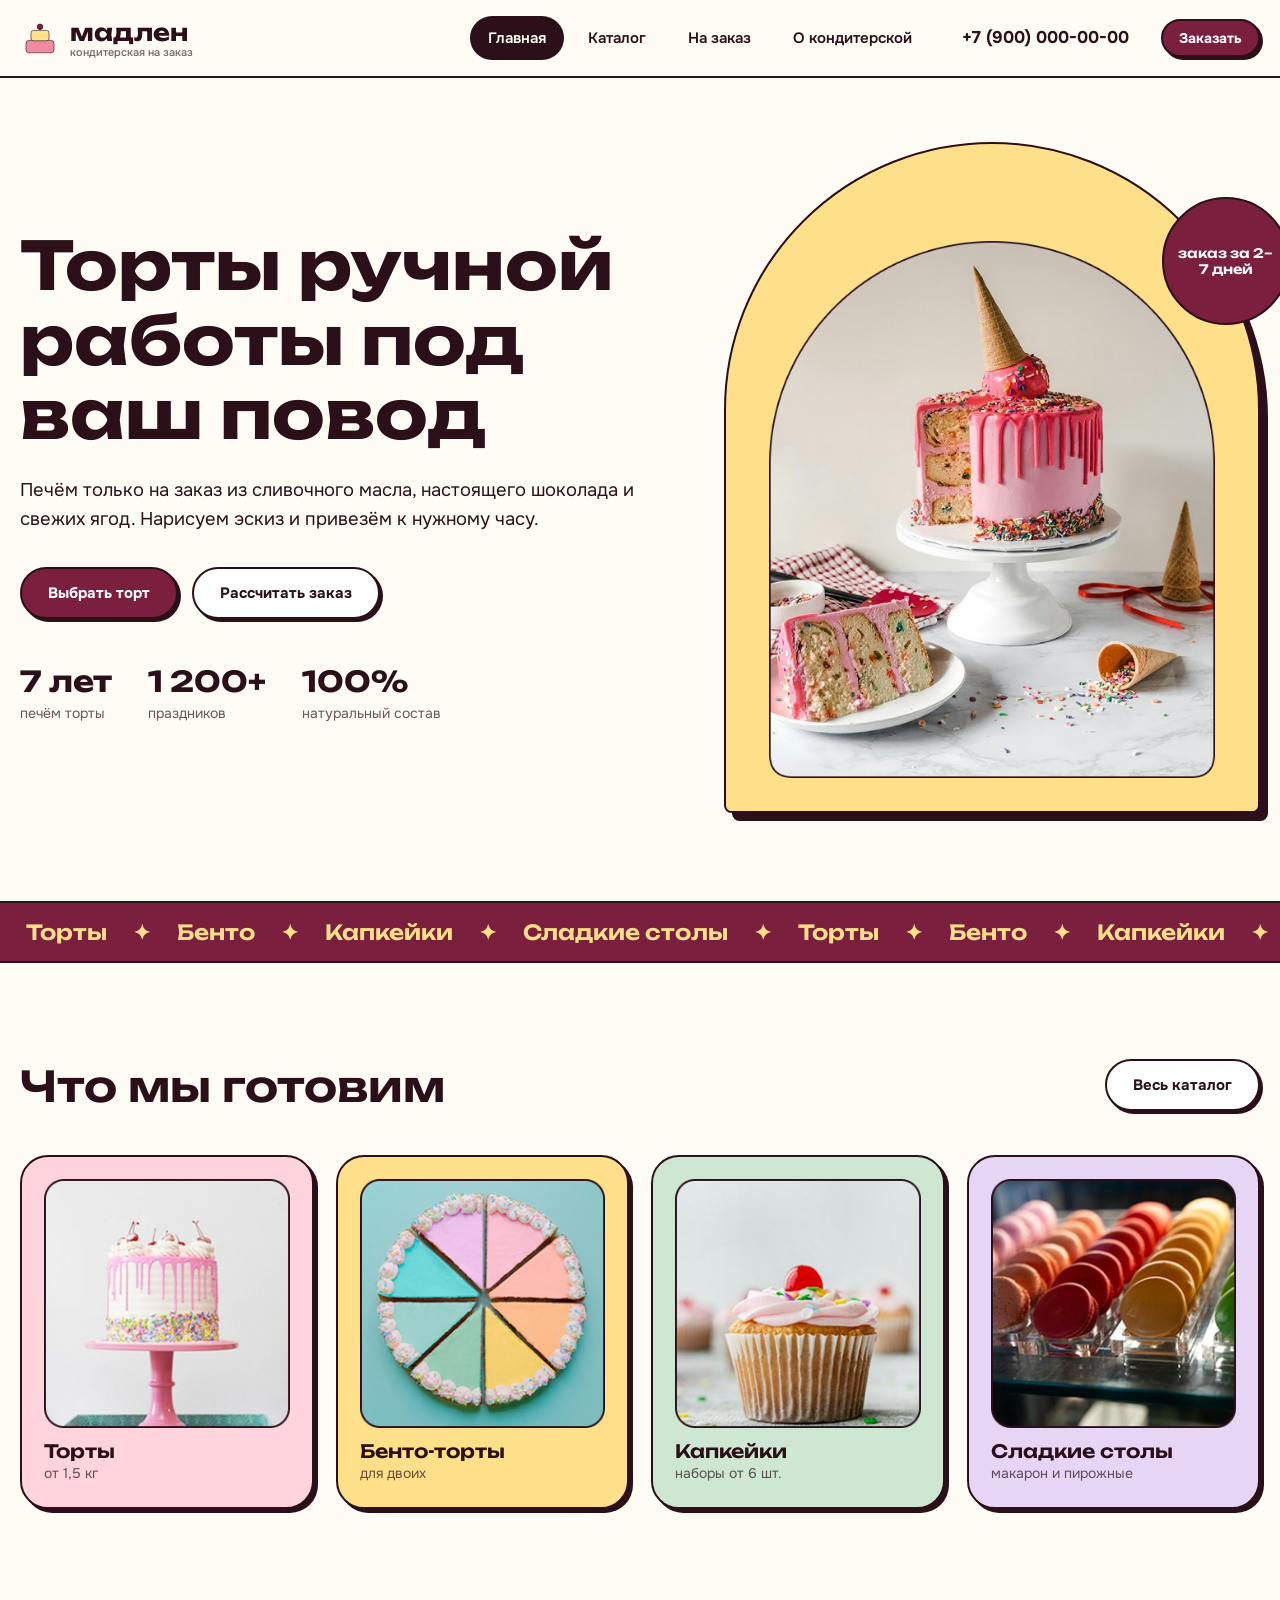
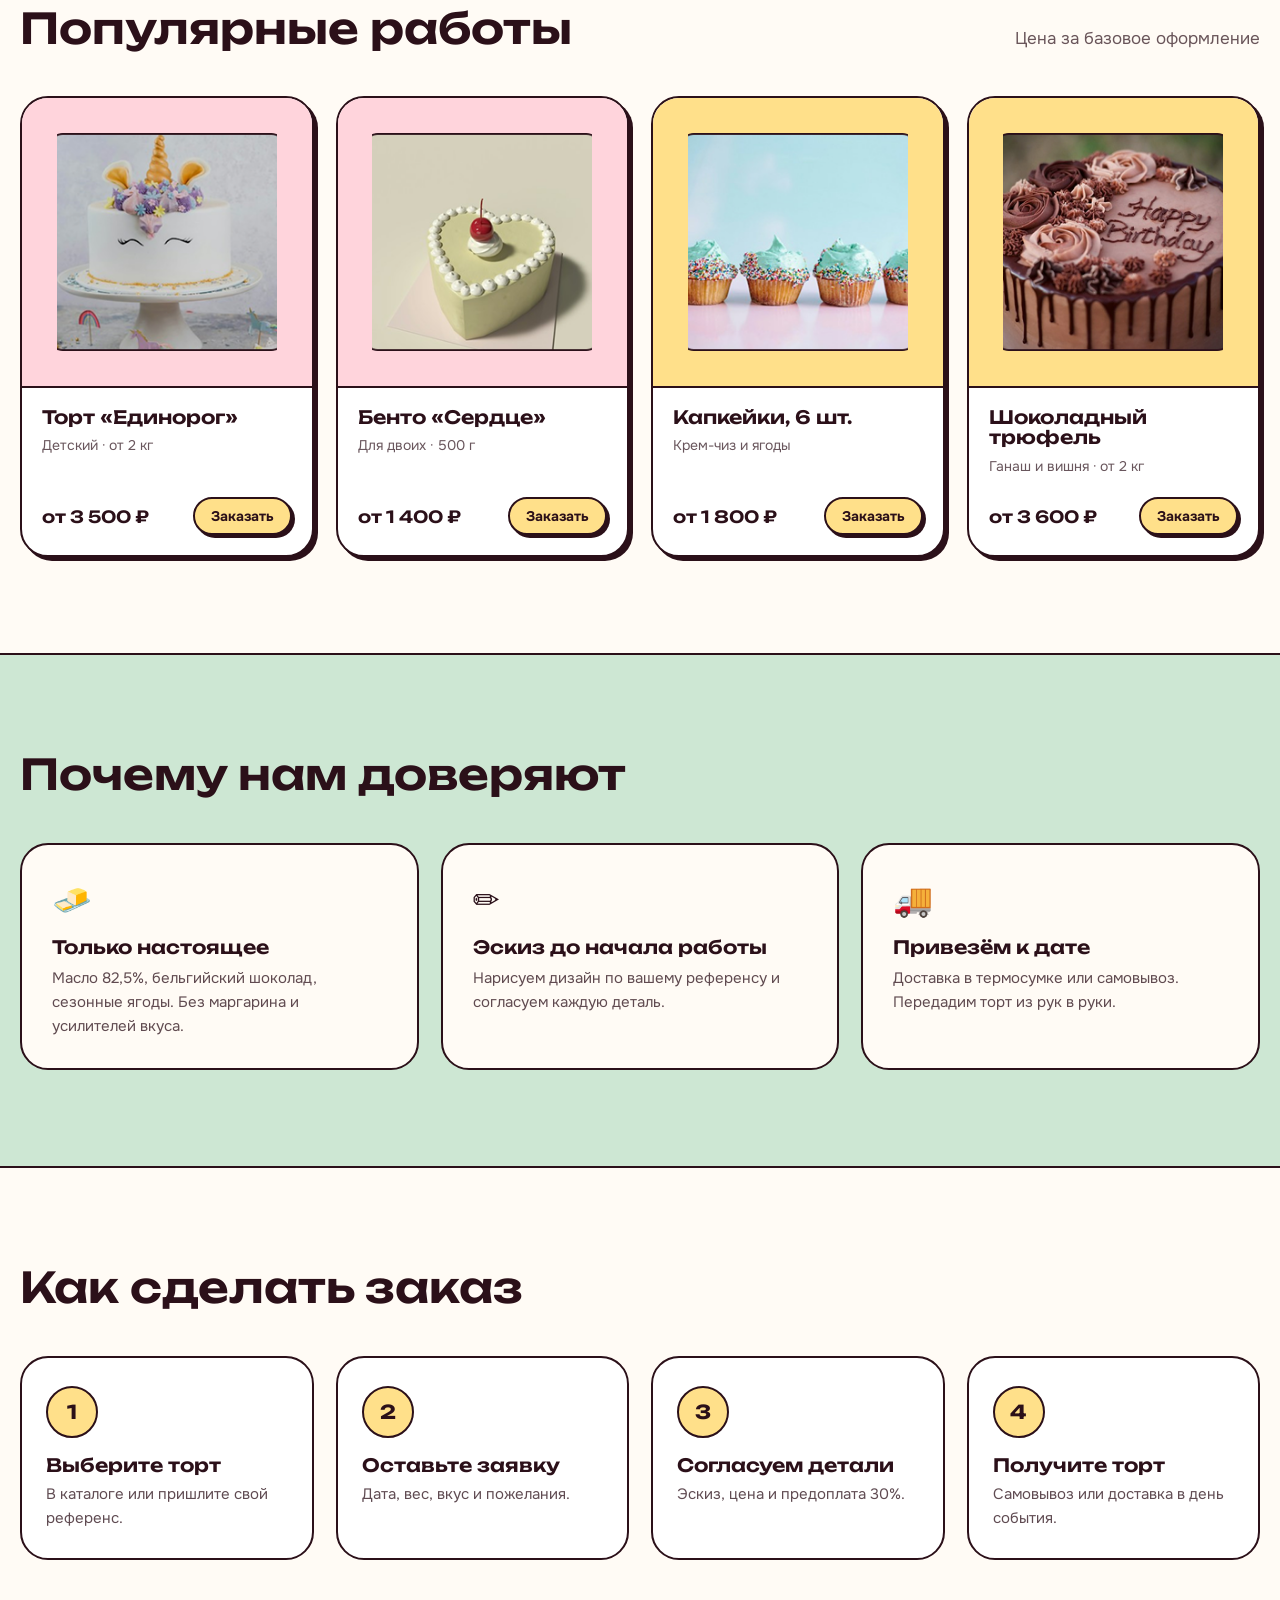
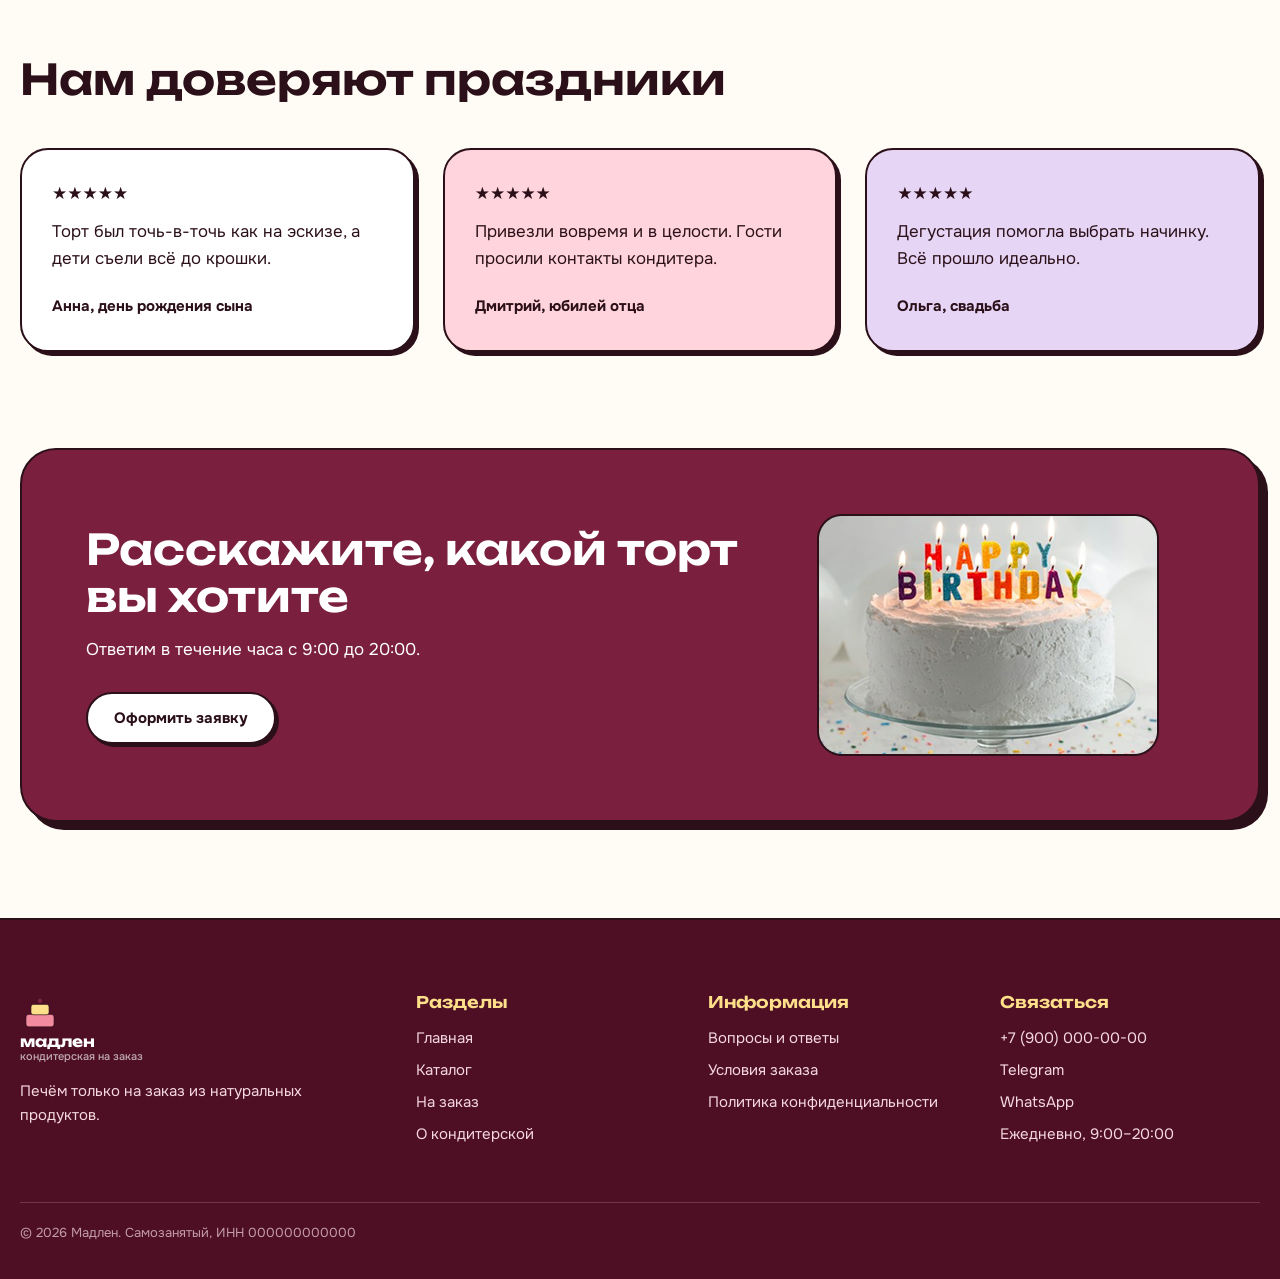
<file: index.html>
<!doctype html><html lang="ru"><head><meta charset="utf-8"><meta name="viewport" content="width=device-width,initial-scale=1"><title>Торты на заказ · Мадлен</title><link rel="preconnect" href="https://fonts.googleapis.com"><link rel="preconnect" href="https://fonts.gstatic.com" crossorigin><link href="https://fonts.googleapis.com/css2?family=Onest:wght@400;500;600;700&family=Unbounded:wght@500;600;700&display=swap" rel="stylesheet"><link rel="stylesheet" href="style.css"></head><body data-page="home"><div id="site-header"></div><main>
<section class="hero"><div class="wrap"><div><h1>Торты ручной работы под ваш повод</h1><p class="lead">Печём только на заказ из сливочного масла, настоящего шоколада и свежих ягод. Нарисуем эскиз и привезём к нужному часу.</p>
<div class="row"><a class="btn btn--berry" href="catalog.html">Выбрать торт</a><a class="btn btn--line" href="order.html">Рассчитать заказ</a></div>
<div class="facts"><div><b data-count="7" data-f=" лет">7</b><span>печём торты</span></div><div><b data-count="1200" data-f="+">1200</b><span>праздников</span></div><div><b>100%</b><span>натуральный состав</span></div></div></div>
<div class="arch"><div class="sticker">заказ за 2–7 дней</div><img src="image/photo-hero.png" alt=""></div></div></section>
<div class="marq" aria-hidden="true"><div><span>Торты</span>✦<span>Бенто</span>✦<span>Капкейки</span>✦<span>Сладкие столы</span>✦<span>Торты</span>✦<span>Бенто</span>✦<span>Капкейки</span>✦<span>Сладкие столы</span>✦<span>Торты</span>✦<span>Бенто</span>✦<span>Капкейки</span>✦<span>Сладкие столы</span>✦<span>Торты</span>✦<span>Бенто</span>✦<span>Капкейки</span>✦<span>Сладкие столы</span>✦</div></div>
<section class="sec"><div class="wrap"><div class="head"><h2>Что мы готовим</h2><a class="btn btn--line" href="catalog.html">Весь каталог</a></div>
<div class="tiles"><a class="tile" style="background:#FFD4DC" href="catalog.html?cat=kids"><img src="image/photo-cat-1.png" alt=""><h3>Торты</h3><span>от 1,5 кг</span></a><a class="tile" style="background:#FFE08A" href="catalog.html?cat=bento"><img src="image/photo-cat-2.png" alt=""><h3>Бенто-торты</h3><span>для двоих</span></a><a class="tile" style="background:#CDE7D3" href="catalog.html?cat=cup"><img src="image/photo-cat-3.png" alt=""><h3>Капкейки</h3><span>наборы от 6 шт.</span></a><a class="tile" style="background:#E6D5F5" href="catalog.html?cat=sweet"><img src="image/photo-cat-4.png" alt=""><h3>Сладкие столы</h3><span>макарон и пирожные</span></a></div></div></section>
<section class="sec" style="padding-top:0"><div class="wrap"><div class="head"><h2>Популярные работы</h2><p class="muted">Цена за базовое оформление</p></div><div class="grid four" id="popular"></div></div></section>
<section class="sec band"><div class="wrap"><h2 style="margin-bottom:44px">Почему нам доверяют</h2><div class="feat"><div><i>🧈</i><h3>Только настоящее</h3><p>Масло 82,5%, бельгийский шоколад, сезонные ягоды. Без маргарина и усилителей вкуса.</p></div><div><i>✏️</i><h3>Эскиз до начала работы</h3><p>Нарисуем дизайн по вашему референсу и согласуем каждую деталь.</p></div><div><i>🚚</i><h3>Привезём к дате</h3><p>Доставка в термосумке или самовывоз. Передадим торт из рук в руки.</p></div></div></div></section>
<section class="sec"><div class="wrap"><h2 style="margin-bottom:44px">Как сделать заказ</h2><div class="steps"><div class="step"><h3>Выберите торт</h3><p>В каталоге или пришлите свой референс.</p></div><div class="step"><h3>Оставьте заявку</h3><p>Дата, вес, вкус и пожелания.</p></div><div class="step"><h3>Согласуем детали</h3><p>Эскиз, цена и предоплата 30%.</p></div><div class="step"><h3>Получите торт</h3><p>Самовывоз или доставка в день события.</p></div></div></div></section>
<section class="sec" style="padding-top:0"><div class="wrap"><h2 style="margin-bottom:44px">Нам доверяют праздники</h2><div class="grid"><div class="rev">★★★★★<q>Торт был точь-в-точь как на эскизе, а дети съели всё до крошки.</q><b>Анна, день рождения сына</b></div><div class="rev">★★★★★<q>Привезли вовремя и в целости. Гости просили контакты кондитера.</q><b>Дмитрий, юбилей отца</b></div><div class="rev">★★★★★<q>Дегустация помогла выбрать начинку. Всё прошло идеально.</q><b>Ольга, свадьба</b></div></div></div></section>
<section><div class="wrap"><div class="cta"><div><h2>Расскажите, какой торт вы хотите</h2><p style="margin:16px 0 28px">Ответим в течение часа с 9:00 до 20:00.</p><a class="btn btn--line" href="order.html">Оформить заявку</a></div><img src="image/photo-cta.png" alt=""></div></div></section>
</main><div id="site-footer"></div>
<script src="script.js"></script></body></html>
</file>
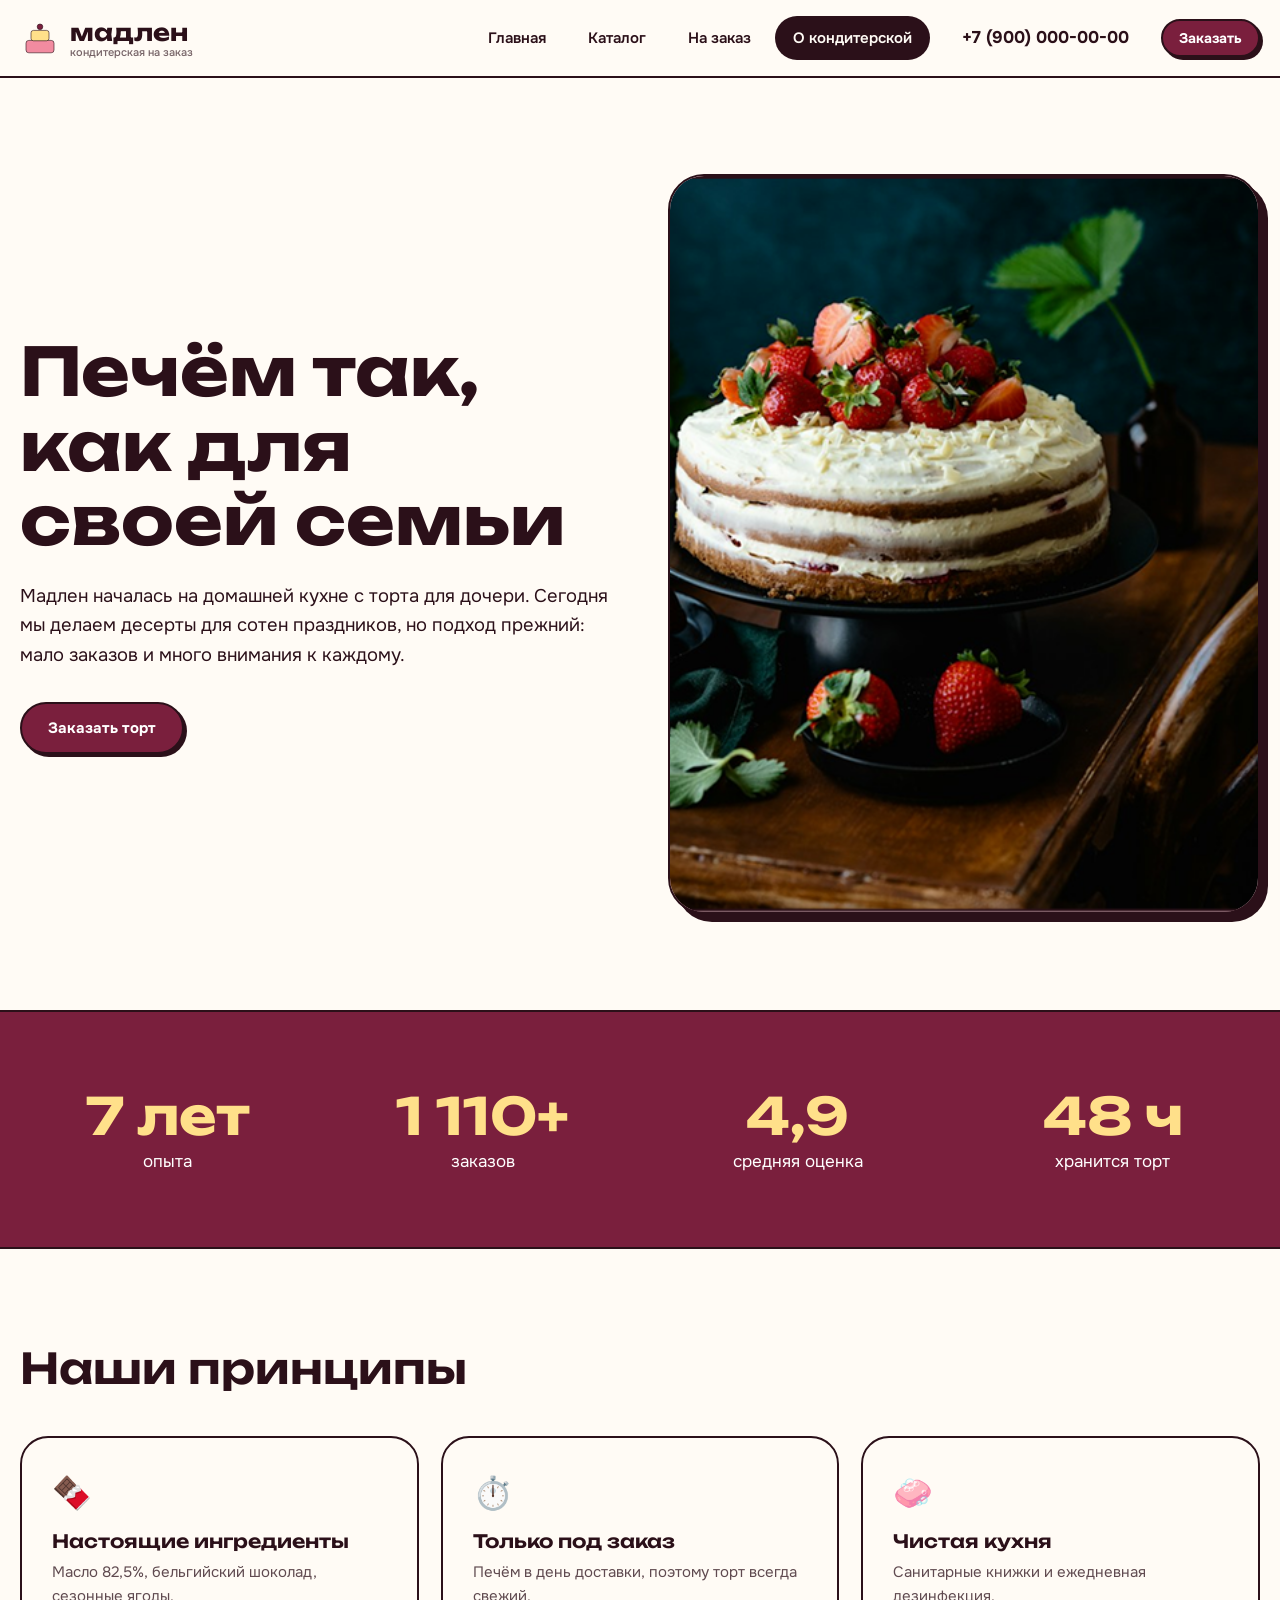
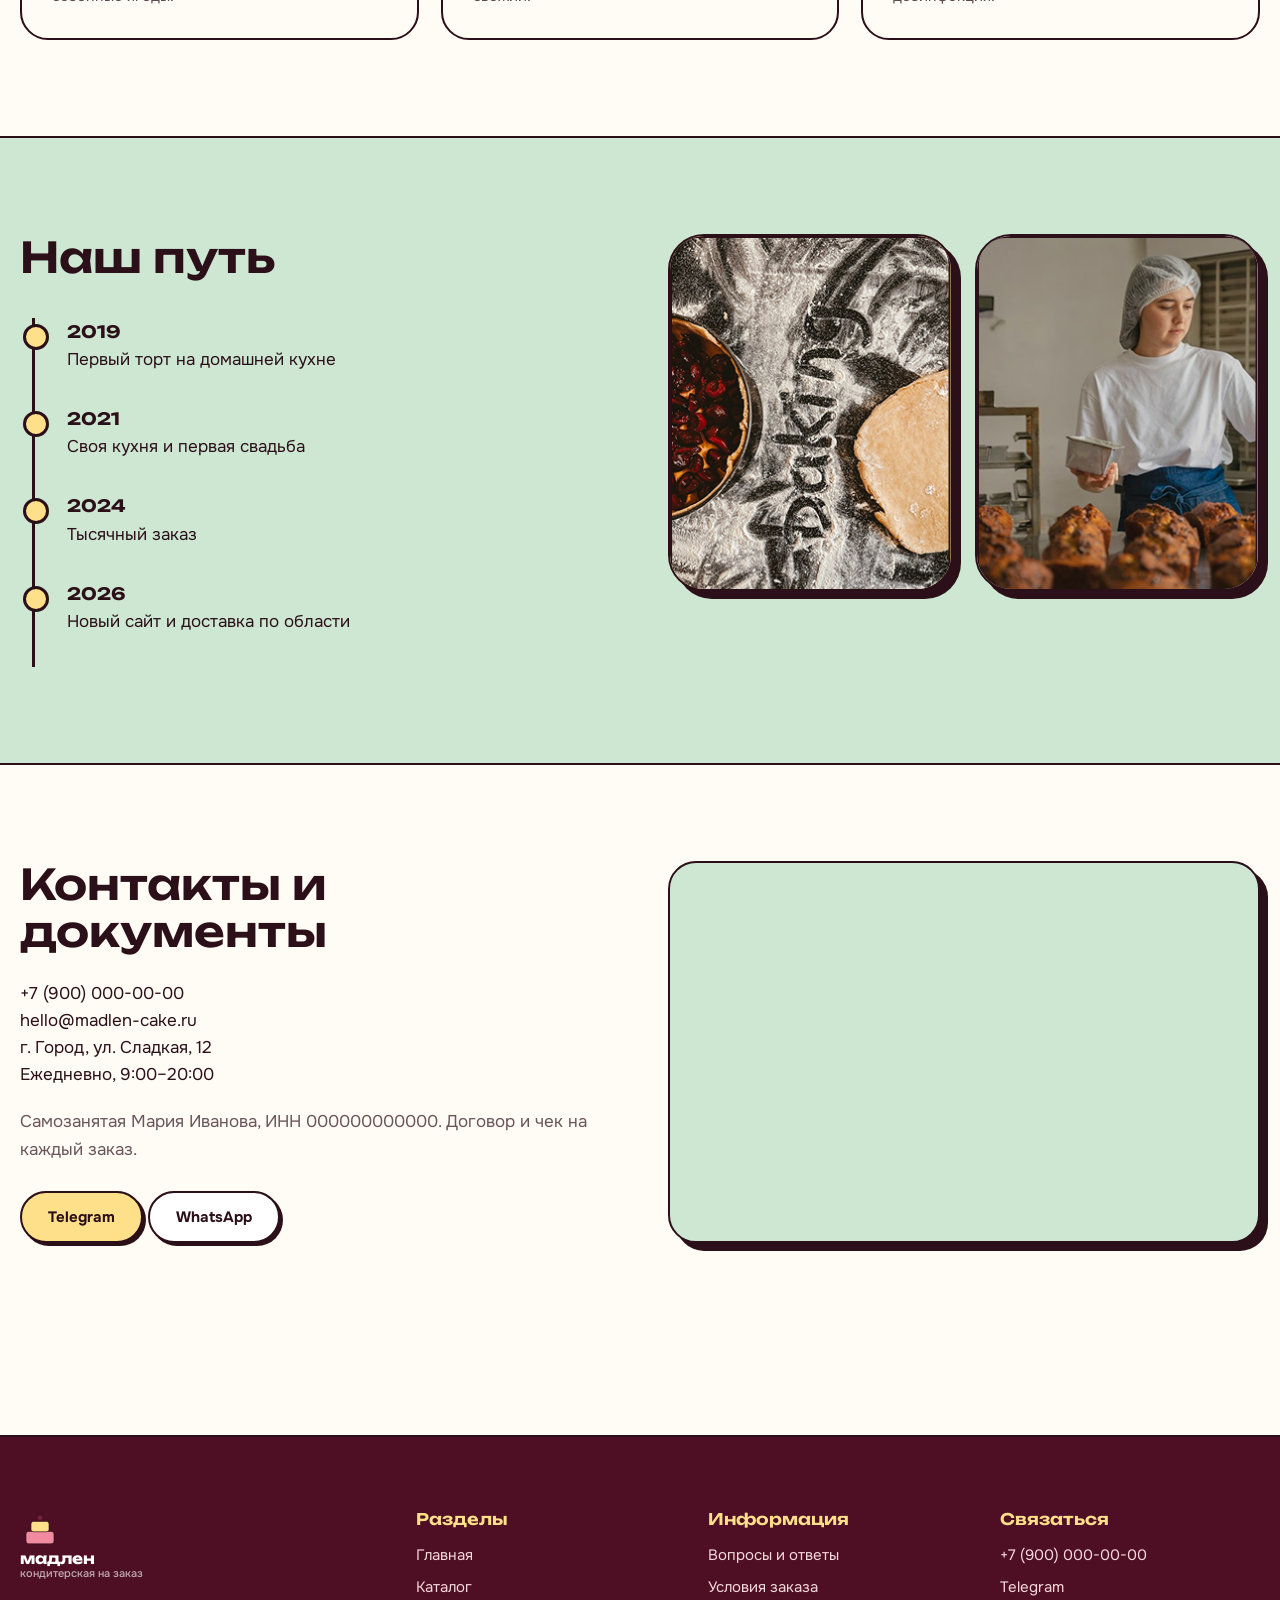
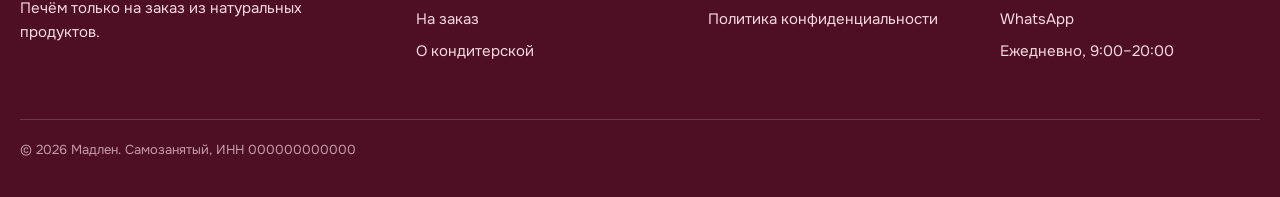
<file: about.html>
<!doctype html>
<html lang="ru">
<head>
<meta charset="utf-8">
<meta name="viewport" content="width=device-width,initial-scale=1">
<title>О кондитерской · Мадлен</title>
<link rel="preconnect" href="https://fonts.googleapis.com">
<link rel="preconnect" href="https://fonts.gstatic.com" crossorigin>
<link href="https://fonts.googleapis.com/css2?family=Onest:wght@400;500;600;700&family=Unbounded:wght@500;600;700&display=swap" rel="stylesheet">
<link rel="stylesheet" href="style.css">
</head>
<body data-page="about">
<div id="site-header"></div>
<main>

  <section class="sec">
    <div class="wrap two">
      <div>
        <h1>Печём так, как для своей семьи</h1>
        <p class="lead" style="margin:24px 0 32px">Мадлен началась на домашней кухне с торта для дочери. Сегодня мы делаем десерты для сотен праздников, но подход прежний: мало заказов и много внимания к каждому.</p>
        <a class="btn btn--berry" href="order.html">Заказать торт</a>
      </div>
      <div class="pic pic--hero">
        <img src="image/photo-about-main.png" alt="Торт ручной работы">
      </div>
    </div>
  </section>

  <section class="dark">
    <div class="wrap stats">
      <div><b data-count="7" data-f=" лет">7</b>опыта</div>
      <div><b data-count="1200" data-f="+">1200</b>заказов</div>
      <div><b>4,9</b>средняя оценка</div>
      <div><b data-count="48" data-f=" ч">48</b>хранится торт</div>
    </div>
  </section>

  <section class="sec">
    <div class="wrap">
      <h2 style="margin-bottom:44px">Наши принципы</h2>
      <div class="feat">
        <div><i>🍫</i><h3>Настоящие ингредиенты</h3><p>Масло 82,5%, бельгийский шоколад, сезонные ягоды.</p></div>
        <div><i>⏱️</i><h3>Только под заказ</h3><p>Печём в день доставки, поэтому торт всегда свежий.</p></div>
        <div><i>🧼</i><h3>Чистая кухня</h3><p>Санитарные книжки и ежедневная дезинфекция.</p></div>
      </div>
    </div>
  </section>

  <section class="sec band">
    <div class="wrap two" style="align-items:start">
      <div>
        <h2 style="margin-bottom:36px">Наш путь</h2>
        <div class="tl">
          <div><b>2019</b><p>Первый торт на домашней кухне</p></div>
          <div><b>2021</b><p>Своя кухня и первая свадьба</p></div>
          <div><b>2024</b><p>Тысячный заказ</p></div>
          <div><b>2026</b><p>Новый сайт и доставка по области</p></div>
        </div>
      </div>
      <div class="pics">
        <div class="pic" style="background:var(--butter)">
          <img src="image/photo-about-2.png" alt="Капкейки">
        </div>
        <div class="pic" style="background:var(--lilac)">
          <img src="image/photo-about-3.png" alt="Макарон">
        </div>
      </div>
    </div>
  </section>

  <section class="sec">
    <div class="wrap two" style="align-items:stretch">
      <div>
        <h2 style="margin-bottom:24px">Контакты и документы</h2>
        <p>+7 (900) 000-00-00<br>hello@madlen-cake.ru<br>г. Город, ул. Сладкая, 12<br>Ежедневно, 9:00–20:00</p>
        <p class="muted" style="margin:20px 0 28px">Самозанятая Мария Иванова, ИНН 000000000000. Договор и чек на каждый заказ.</p>
        <a class="btn" href="#">Telegram</a>
        <a class="btn btn--line" href="#">WhatsApp</a>
      </div>
      <div class="map">
        <iframe title="Карта: адрес кондитерской" src="https://yandex.ru/map-widget/v1/?ll=37.617635%2C55.755814&z=15&pt=37.617635%2C55.755814%2Cpm2rdl" loading="lazy" allowfullscreen referrerpolicy="no-referrer-when-downgrade"></iframe>
      </div>
    </div>
  </section>

</main>
<div id="site-footer"></div>
<script src="script.js"></script>
</body>
</html>
</file>
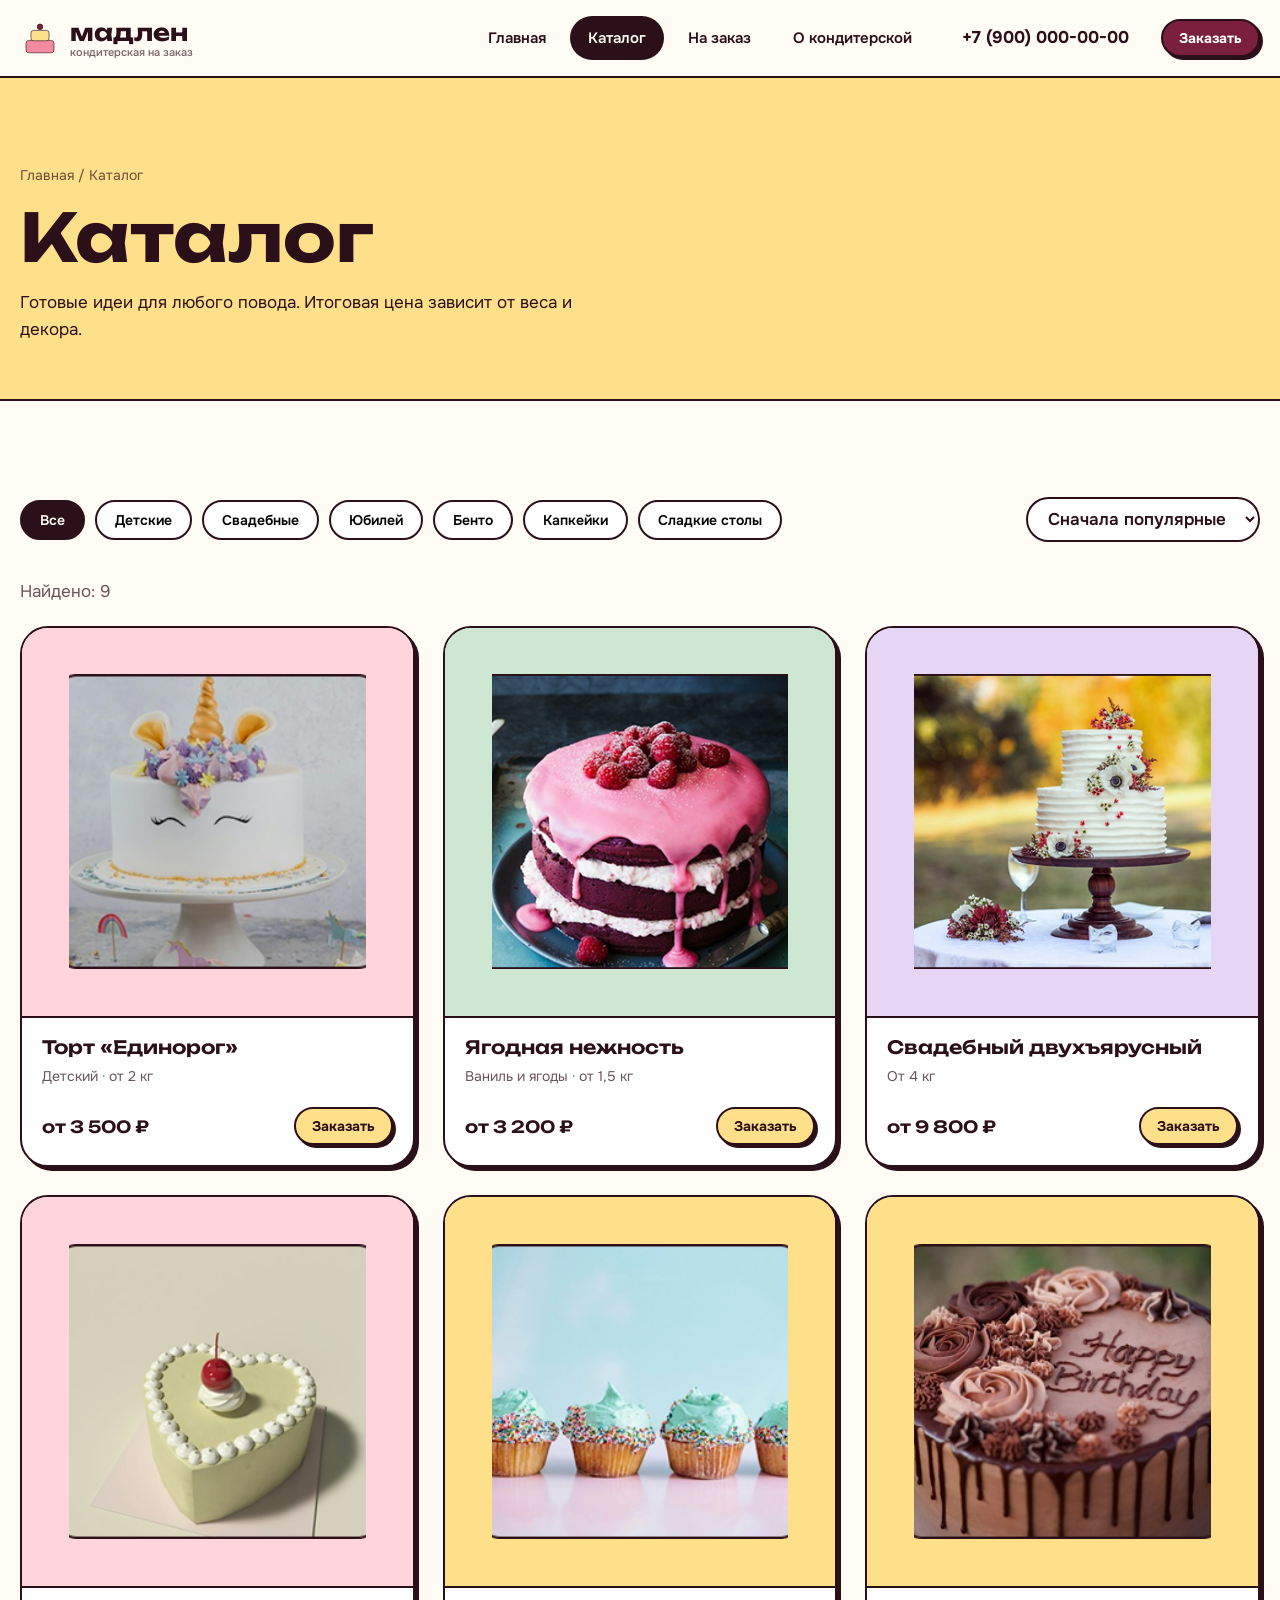
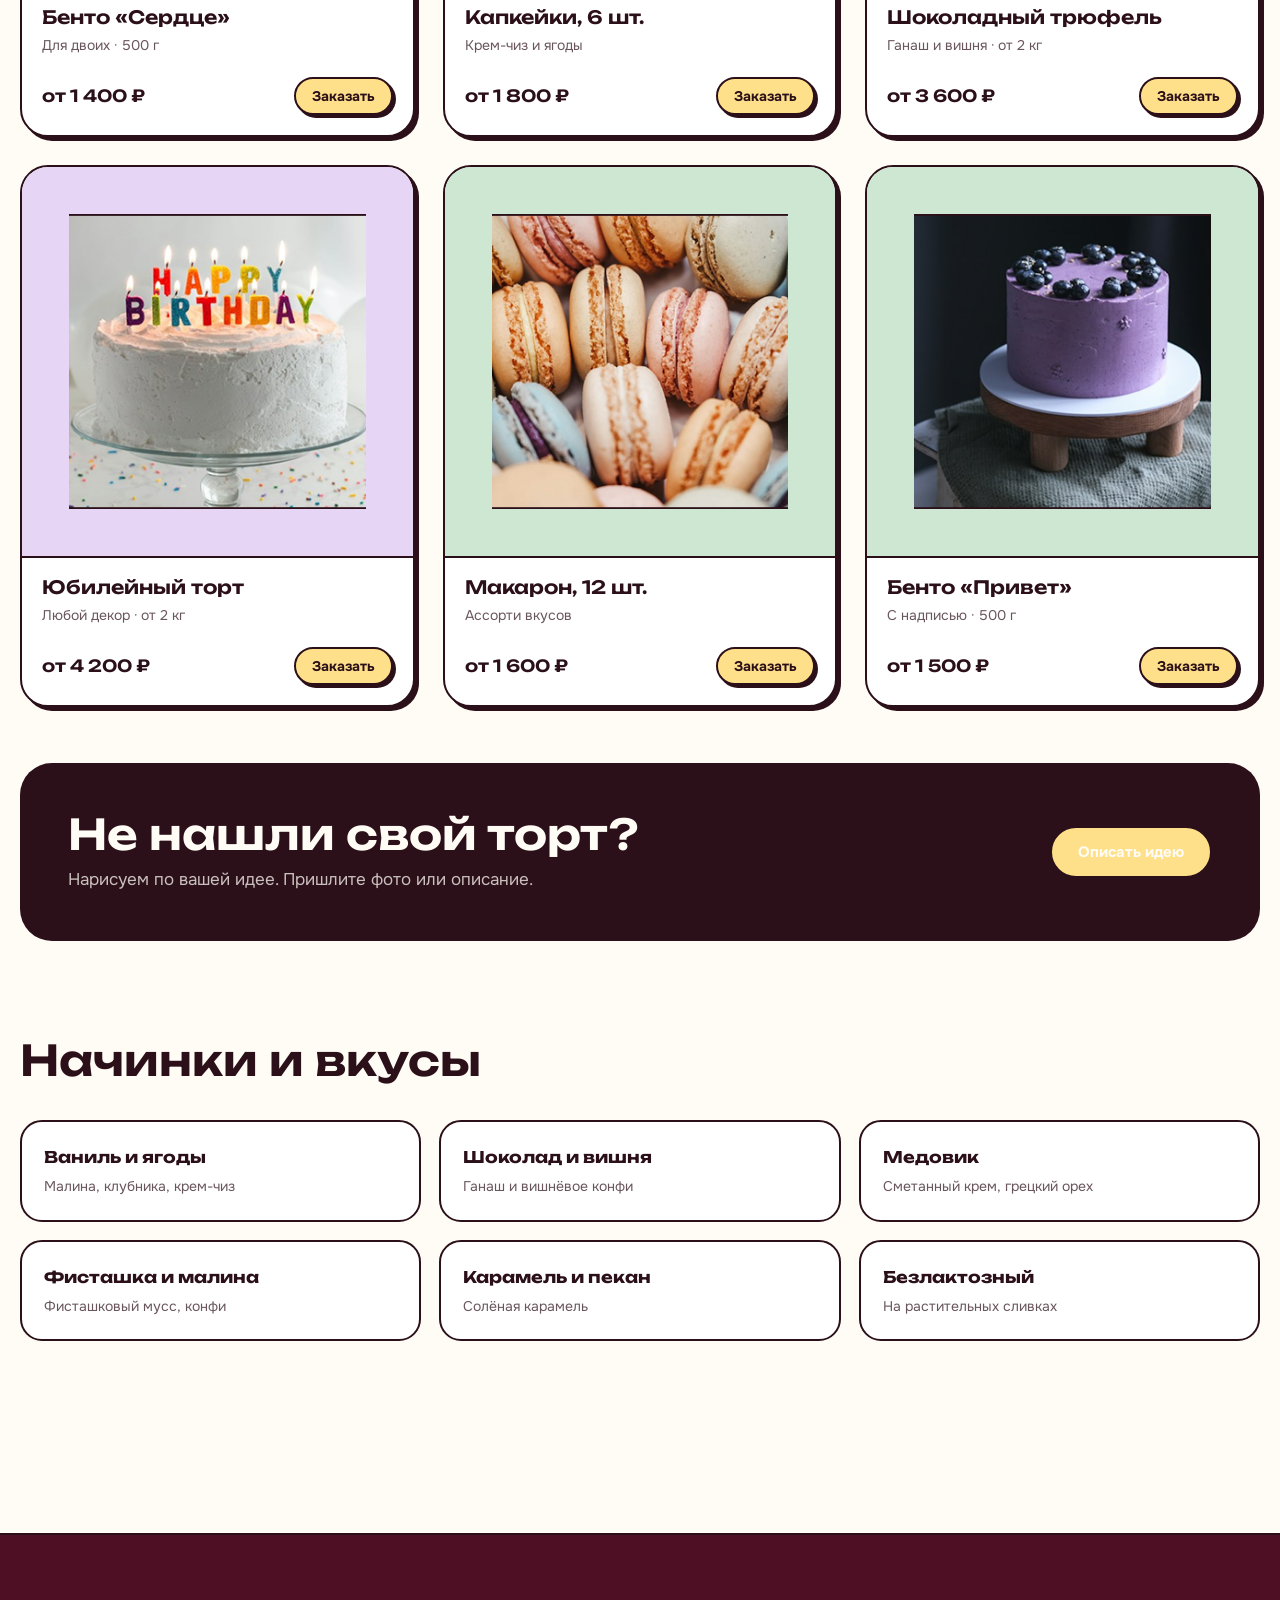
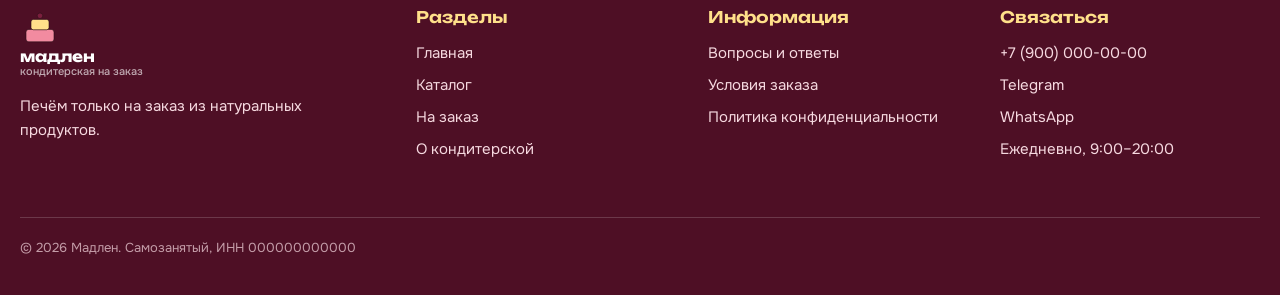
<file: catalog.html>
<!doctype html><html lang="ru"><head><meta charset="utf-8"><meta name="viewport" content="width=device-width,initial-scale=1"><title>Каталог · Мадлен</title><link rel="preconnect" href="https://fonts.googleapis.com"><link rel="preconnect" href="https://fonts.gstatic.com" crossorigin><link href="https://fonts.googleapis.com/css2?family=Onest:wght@400;500;600;700&family=Unbounded:wght@500;600;700&display=swap" rel="stylesheet"><link rel="stylesheet" href="style.css"></head><body data-page="catalog"><div id="site-header"></div><main>
<section class="ptitle"><div class="wrap"><p class="crumbs">Главная / Каталог</p><h1>Каталог</h1><p>Готовые идеи для любого повода. Итоговая цена зависит от веса и декора.</p></div></section>
<section class="sec" style="padding-bottom:0"><div class="wrap"><div class="tools"><div id="chips" style="display:contents"></div><select class="sel" id="sort" aria-label="Сортировка"><option value="">Сначала популярные</option><option value="asc">Сначала дешевле</option><option value="desc">Сначала дороже</option></select></div><p class="muted" id="count" style="margin-bottom:20px"></p><div class="grid" id="grid"></div>
<div class="idea"><div><h2>Не нашли свой торт?</h2><p style="opacity:.75;margin-top:8px">Нарисуем по вашей идее. Пришлите фото или описание.</p></div><a class="btn" href="order.html">Описать идею</a></div></div></section>
<section class="sec"><div class="wrap"><h2 style="margin-bottom:36px">Начинки и вкусы</h2><div class="fl"><div><b>Ваниль и ягоды</b><p>Малина, клубника, крем-чиз</p></div><div><b>Шоколад и вишня</b><p>Ганаш и вишнёвое конфи</p></div><div><b>Медовик</b><p>Сметанный крем, грецкий орех</p></div><div><b>Фисташка и малина</b><p>Фисташковый мусс, конфи</p></div><div><b>Карамель и пекан</b><p>Солёная карамель</p></div><div><b>Безлактозный</b><p>На растительных сливках</p></div></div></div></section>
</main><div id="site-footer"></div>
<script src="script.js"></script></body></html>
</file>
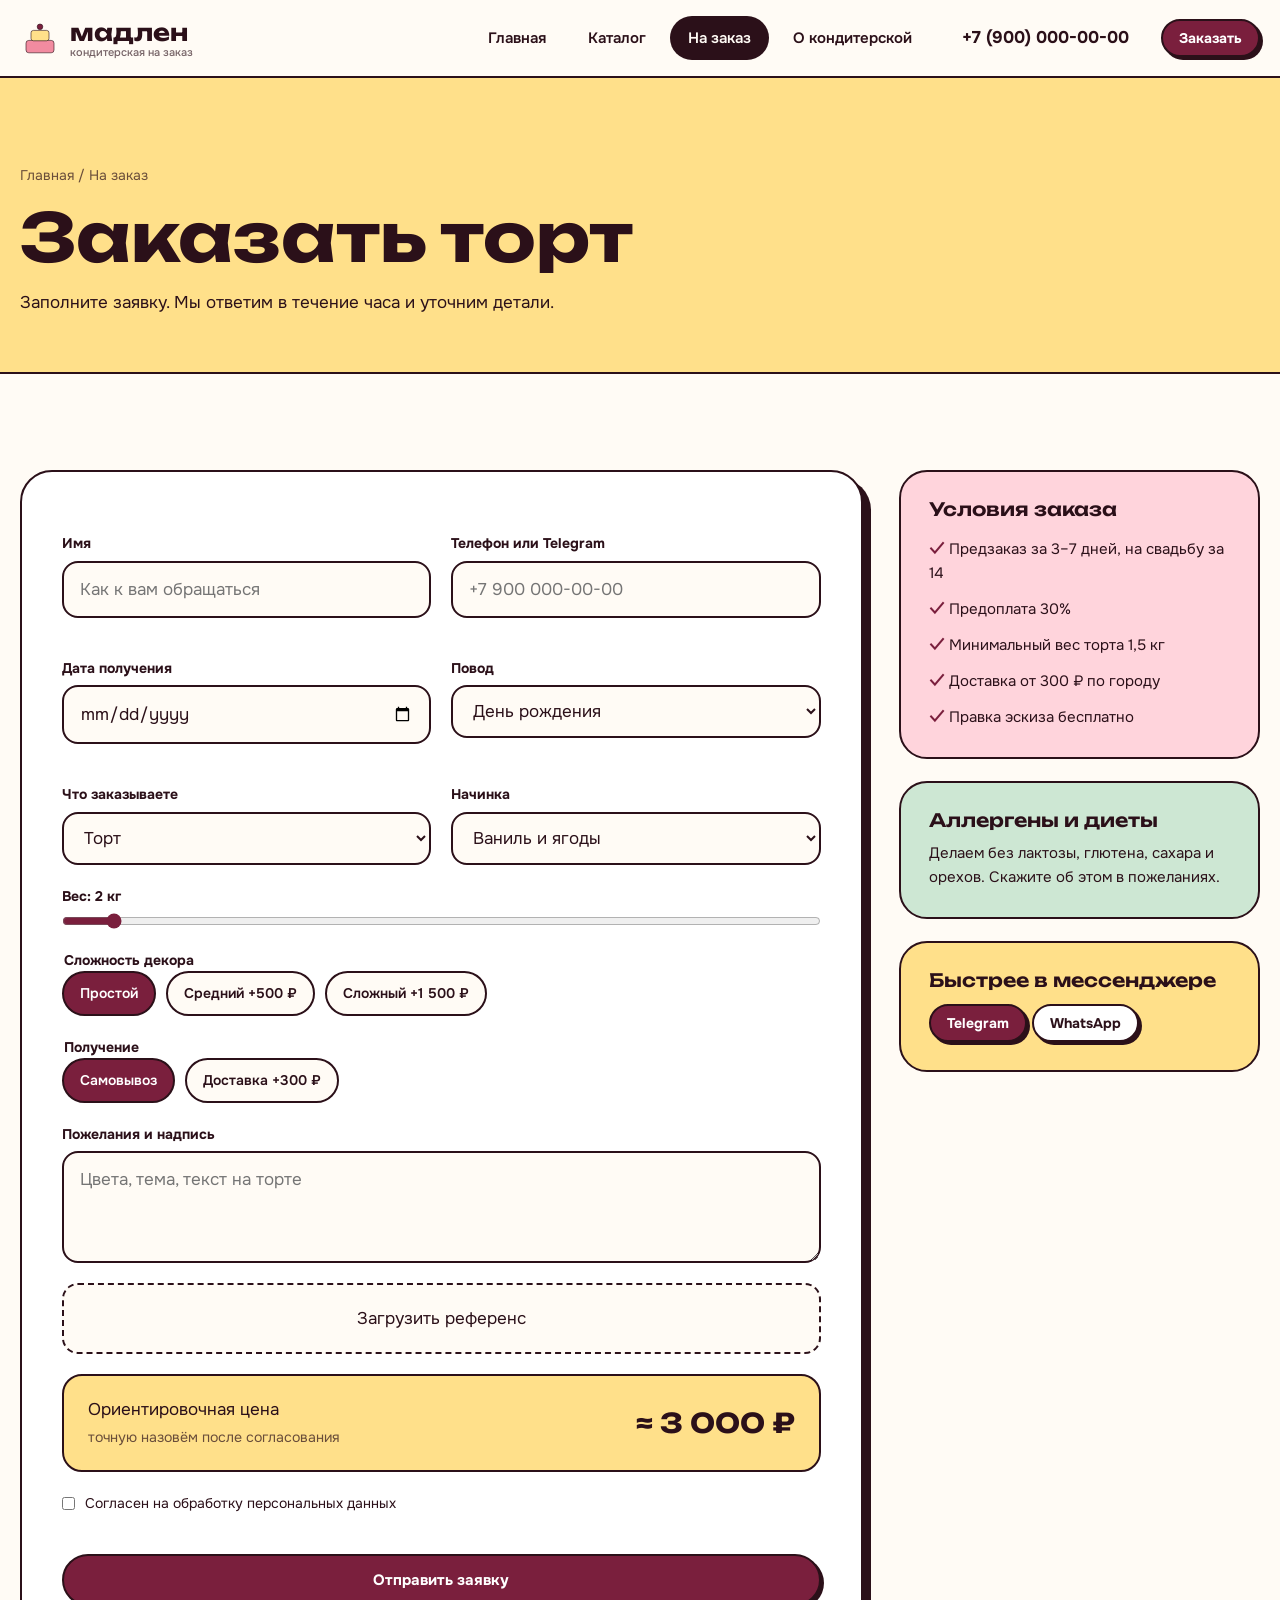
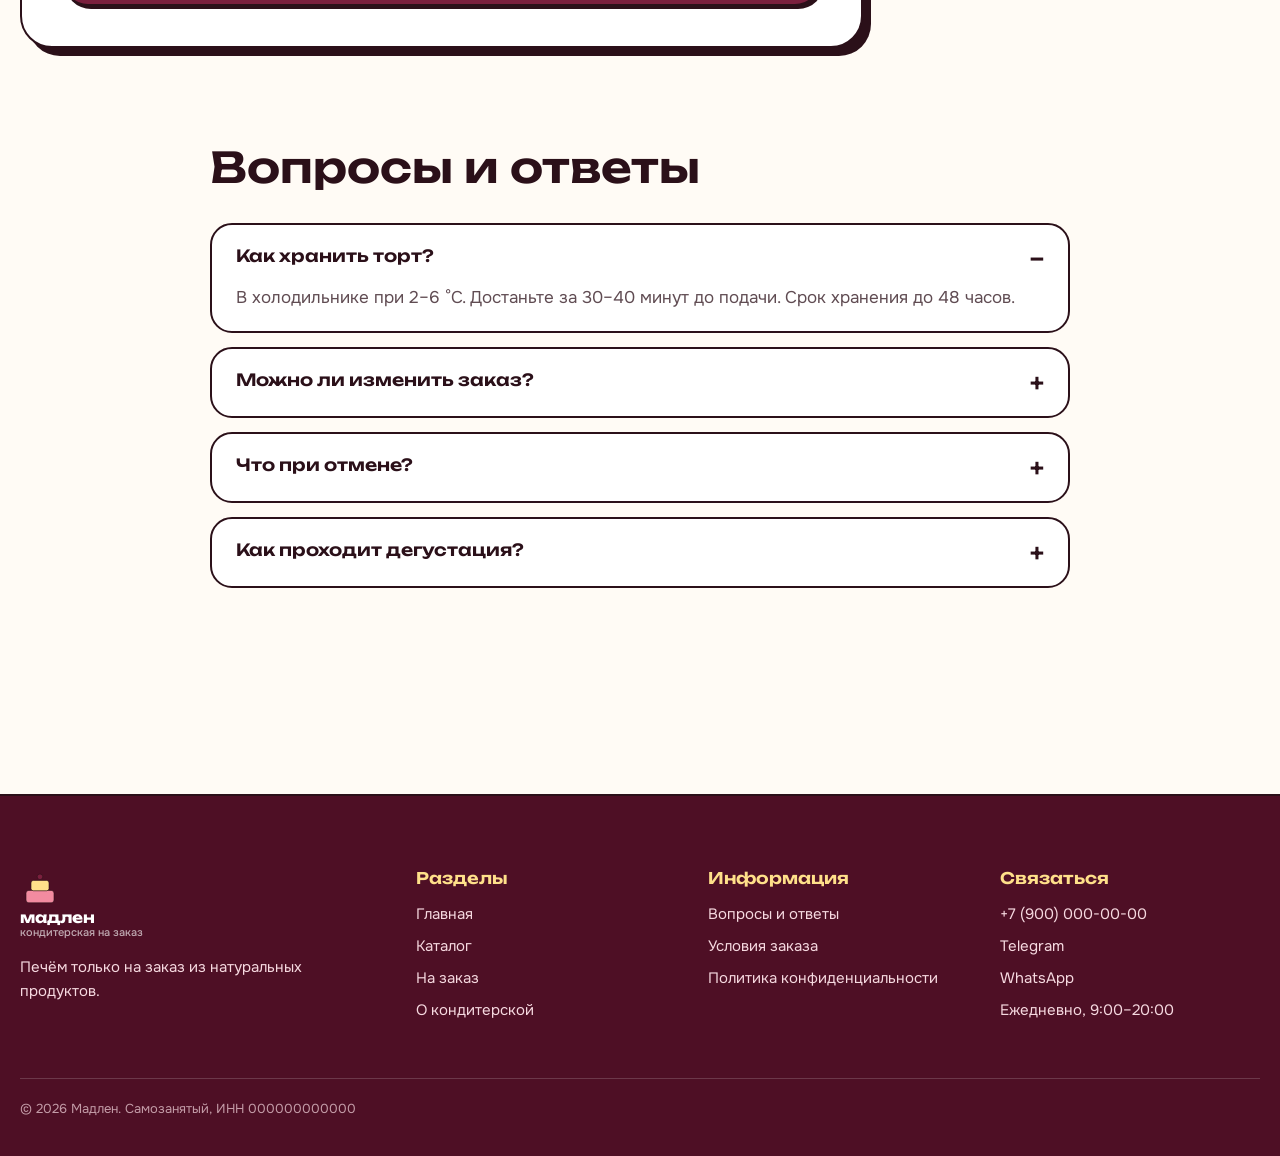
<file: order.html>
<!doctype html><html lang="ru"><head><meta charset="utf-8"><meta name="viewport" content="width=device-width,initial-scale=1"><title>Заказать торт · Мадлен</title><link rel="preconnect" href="https://fonts.googleapis.com"><link rel="preconnect" href="https://fonts.gstatic.com" crossorigin><link href="https://fonts.googleapis.com/css2?family=Onest:wght@400;500;600;700&family=Unbounded:wght@500;600;700&display=swap" rel="stylesheet"><link rel="stylesheet" href="style.css"></head><body data-page="order"><div id="site-header"></div><main>
<section class="ptitle"><div class="wrap"><p class="crumbs">Главная / На заказ</p><h1>Заказать торт</h1><p>Заполните заявку. Мы ответим в течение часа и уточним детали.</p></div></section>
<section class="sec"><div class="wrap ord"><div id="formBox"><form class="box" id="orderForm" novalidate>
<p class="f w muted" id="chosen" style="font-weight:700"></p>
<div class="f"><label for="name">Имя</label><input id="name" name="name" autocomplete="name" placeholder="Как к вам обращаться"><span class="err" data-err="name"></span></div>
<div class="f"><label for="contact">Телефон или Telegram</label><input id="contact" name="contact" placeholder="+7 900 000-00-00"><span class="err" data-err="contact"></span></div>
<div class="f"><label for="date">Дата получения</label><input id="date" name="date" type="date"><span class="err" data-err="date"></span></div>
<div class="f"><label for="occ">Повод</label><select id="occ" name="occ"><option>День рождения</option><option>Свадьба</option><option>Юбилей</option><option>Корпоратив</option><option>Другое</option></select></div>
<div class="f"><label for="kind">Что заказываете</label><select id="kind" name="kind"><option>Торт</option><option>Бенто-торт</option><option>Капкейки</option><option>Сладкий стол</option></select></div>
<div class="f"><label for="filling">Начинка</label><select id="filling" name="filling"><option data-p="1500">Ваниль и ягоды</option><option data-p="1700">Шоколад и вишня</option><option data-p="1400">Медовик</option><option data-p="2000">Фисташка и малина</option><option data-p="1800">Карамель и пекан</option></select></div>
<div class="f w"><label for="weight">Вес: <span id="wOut"></span></label><input id="weight" name="weight" type="range" min="1.5" max="10" step="0.5" value="2" style="accent-color:#7A1F3D"></div>
<fieldset class="f w" style="border:0;padding:0"><legend>Сложность декора</legend><div class="opts"><label><input type="radio" name="decor" value="0" checked><span>Простой</span></label><label><input type="radio" name="decor" value="500"><span>Средний +500 ₽</span></label><label><input type="radio" name="decor" value="1500"><span>Сложный +1 500 ₽</span></label></div></fieldset>
<fieldset class="f w" style="border:0;padding:0"><legend>Получение</legend><div class="opts"><label><input type="radio" name="delivery" value="no" checked><span>Самовывоз</span></label><label><input type="radio" name="delivery" value="yes"><span>Доставка +300 ₽</span></label></div></fieldset>
<div class="f w"><label for="wish">Пожелания и надпись</label><textarea id="wish" name="wish" rows="3" placeholder="Цвета, тема, текст на торте"></textarea></div>
<label class="file f w"><input type="file" name="ref" accept="image/*" onchange="this.nextElementSibling.textContent=this.files[0]?this.files[0].name:'Загрузить референс'"><span>Загрузить референс</span></label>
<div class="calc"><span>Ориентировочная цена<br><small class="muted">точную назовём после согласования</small></span><b id="total"></b></div>
<div class="f w"><label style="font-weight:400;display:flex;gap:10px;align-items:center"><input type="checkbox" name="agree"> Согласен на обработку персональных данных</label><span class="err" data-err="agree"></span></div>
<div class="f w"><button class="btn btn--berry" type="submit" style="justify-content:center">Отправить заявку</button></div></form></div>
<aside class="side" id="terms"><div style="background:var(--blush)"><h3 style="margin-bottom:16px">Условия заказа</h3><ul><li>Предзаказ за 3–7 дней, на свадьбу за 14</li><li>Предоплата 30%</li><li>Минимальный вес торта 1,5 кг</li><li>Доставка от 300 ₽ по городу</li><li>Правка эскиза бесплатно</li></ul></div><div style="background:var(--mint)"><h3 style="margin-bottom:10px">Аллергены и диеты</h3><p style="font-size:15px">Делаем без лактозы, глютена, сахара и орехов. Скажите об этом в пожеланиях.</p></div><div style="background:var(--butter)"><h3 style="margin-bottom:12px">Быстрее в мессенджере</h3><a class="btn btn--sm btn--berry" href="#">Telegram</a> <a class="btn btn--sm btn--line" href="#">WhatsApp</a></div></aside></div></section>
<section class="sec" id="faq" style="padding-top:0"><div class="wrap" style="max-width:860px"><h2 style="margin-bottom:32px">Вопросы и ответы</h2>
<details open><summary>Как хранить торт?</summary><p>В холодильнике при 2–6 °C. Достаньте за 30–40 минут до подачи. Срок хранения до 48 часов.</p></details>
<details><summary>Можно ли изменить заказ?</summary><p>Да, оформление и вкус можно изменить не позднее чем за 3 дня до даты.</p></details>
<details><summary>Что при отмене?</summary><p>Предоплата возвращается при отмене за 5 дней и более.</p></details>
<details><summary>Как проходит дегустация?</summary><p>Соберём набор мини-порций начинок. Стоимость входит в заказ.</p></details></div></section>
</main><div id="site-footer"></div>
<script src="script.js"></script></body></html>
</file>
<file: style.css>
:root{--ink:#2B1019;--berry:#7A1F3D;--berry-d:#4E0F25;--butter:#FFE08A;--mint:#CDE7D3;--blush:#FFD4DC;--lilac:#E6D5F5;--paper:#FFFBF5;--sh:4px 4px 0 var(--ink)}
*{box-sizing:border-box;margin:0}html{scroll-behavior:smooth}
body{font:400 17px/1.6 Onest,system-ui,sans-serif;color:var(--ink);background:var(--paper)}
img,svg{max-width:100%;display:block}a{color:inherit;text-decoration:none}
h1,h2,h3{font-family:Unbounded,Onest,sans-serif;line-height:1.12;font-weight:600}
h1{font-size:clamp(2.3rem,5.2vw,4.7rem);font-weight:700}h2{font-size:clamp(1.7rem,3.3vw,2.7rem)}h3{font-size:1.15rem}
.wrap{width:min(1240px,100% - 40px);margin:0 auto}.sec{padding:96px 0}
.lead{font-size:1.15rem;max-width:34em}.muted{opacity:.7}
:focus-visible{outline:3px solid var(--berry);outline-offset:3px}
/* buttons */
.btn{display:inline-flex;align-items:center;gap:8px;padding:14px 26px;border:2px solid var(--ink);border-radius:99px;background:var(--butter);font:700 15px Onest,sans-serif;cursor:pointer;box-shadow:3px 3px 0 var(--ink);transition:transform .15s,box-shadow .15s}
.btn:hover{transform:translate(-2px,-2px);box-shadow:5px 5px 0 var(--ink)}.btn:active{transform:translate(3px,3px);box-shadow:0 0 0 var(--ink)}
.btn--berry{background:var(--berry);color:#fff}.btn--line{background:#fff}.btn--sm{padding:8px 16px;font-size:14px}
/* header */
.hd{position:sticky;top:0;z-index:50;background:var(--paper);border-bottom:2px solid var(--ink)}
.hd .wrap{display:flex;align-items:center;gap:32px;height:76px}
.logo{display:flex;align-items:center;gap:10px;font:700 1.45rem Unbounded,sans-serif}
.logo small{display:block;font:500 11px Onest;opacity:.65;margin-top:-2px}
.nav{display:flex;gap:6px;margin-left:auto}.nav a{padding:8px 16px;border-radius:99px;font-weight:600;font-size:15px;border:2px solid transparent}
.nav a:hover{border-color:var(--ink)}.nav a.on{background:var(--ink);color:var(--paper)}
.hd .phone{font-weight:700}.burger{display:none;background:none;border:2px solid var(--ink);border-radius:12px;width:44px;height:44px;font-size:22px;cursor:pointer}
/* hero */
.hero{padding:64px 0 88px;overflow:hidden}.hero .wrap{display:grid;grid-template-columns:1.1fr .9fr;gap:48px;align-items:center}
.hero p{margin:24px 0 32px}.hero .row{display:flex;gap:14px;flex-wrap:wrap}
.facts{display:flex;gap:36px;margin-top:44px}.facts b{font:700 1.8rem Unbounded;display:block}.facts span{font-size:14px;opacity:.7}
.arch{position:relative;aspect-ratio:4/5;background:var(--butter);border:2px solid var(--ink);border-radius:999px 999px 28px 28px;box-shadow:8px 8px 0 var(--ink);display:grid;place-items:end center;padding:0 8% 6%}
.arch svg{width:100%}
.sticker{position:absolute;top:8%;right:-6%;width:128px;height:128px;border-radius:50%;background:var(--berry);color:#fff;border:2px solid var(--ink);display:grid;place-items:center;text-align:center;font:600 13px/1.25 Unbounded;padding:14px;animation:spin 18s linear infinite}
@keyframes spin{to{transform:rotate(360deg)}}
.marq{background:var(--berry);color:var(--butter);border-block:2px solid var(--ink);overflow:hidden;white-space:nowrap;font:600 1.3rem Unbounded;padding:16px 0}
.marq div{display:inline-block;animation:mq 30s linear infinite}.marq span{margin:0 26px}
@keyframes mq{to{transform:translateX(-50%)}}
/* tiles */
.head{display:flex;justify-content:space-between;align-items:end;gap:20px;margin-bottom:44px;flex-wrap:wrap}
.tiles{display:grid;grid-template-columns:repeat(4,1fr);gap:22px}
.tile{border:2px solid var(--ink);border-radius:28px;box-shadow:var(--sh);padding:22px;display:flex;flex-direction:column;transition:transform .2s}
.tile:hover{transform:translateY(-6px) rotate(-1deg)}.tile svg{margin:auto;width:78%}.tile h3{margin-top:14px}.tile span{font-size:14px;opacity:.7}
/* cards */
.grid{display:grid;grid-template-columns:repeat(3,1fr);gap:28px}.grid.four{grid-template-columns:repeat(4,1fr);gap:22px}
.card{background:#fff;border:2px solid var(--ink);border-radius:28px;box-shadow:var(--sh);overflow:hidden;display:flex;flex-direction:column;transition:transform .2s,box-shadow .2s}
.card:hover{transform:translate(-3px,-3px);box-shadow:7px 7px 0 var(--ink)}
.card__art{aspect-ratio:1;display:grid;place-items:center;padding:12%;border-bottom:2px solid var(--ink)}
.card__art img{width:100%;height:100%;object-fit:cover}.card__body{padding:20px;display:flex;flex-direction:column;gap:6px;flex:1}
.card__body p{font-size:14px;opacity:.7}.card__row{display:flex;justify-content:space-between;align-items:center;margin-top:auto;padding-top:14px}.card__row b{font:600 1.05rem Unbounded}
/* steps */
.steps{display:grid;grid-template-columns:repeat(4,1fr);gap:22px;counter-reset:s}
.step{position:relative;padding:28px 24px;border:2px solid var(--ink);border-radius:28px;background:#fff;counter-increment:s}
.step::before{content:counter(s);display:grid;place-items:center;width:48px;height:48px;border-radius:50%;background:var(--butter);border:2px solid var(--ink);font:700 1.2rem Unbounded;margin-bottom:18px}
.step p{font-size:15px;opacity:.75;margin-top:6px}
/* feature rows */
.band{background:var(--mint);border-block:2px solid var(--ink)}.feat{display:grid;grid-template-columns:repeat(3,1fr);gap:22px}
.feat div{background:var(--paper);border:2px solid var(--ink);border-radius:28px;padding:30px}.feat p{margin-top:8px;opacity:.75;font-size:15px}
.feat i{font-style:normal;font-size:2rem;display:block;margin-bottom:12px}
.rev{background:#fff;border:2px solid var(--ink);border-radius:28px;padding:30px;box-shadow:var(--sh)}.rev:nth-child(2){background:var(--blush)}.rev:nth-child(3){background:var(--lilac)}
.rev q{display:block;font-size:1.05rem;margin:12px 0 20px;quotes:none}.rev b{font-size:15px}
.cta{background:var(--berry);color:#fff;border:2px solid var(--ink);border-radius:36px;box-shadow:8px 8px 0 var(--ink);padding:64px;display:grid;grid-template-columns:1.3fr .7fr;gap:30px;align-items:center;overflow:hidden}
.cta .btn--line{color:var(--ink)}.cta svg{width:100%;max-width:280px;margin-left:auto}
/* footer */
.ft{background:var(--berry-d);color:#F6D9E0;padding:72px 0 28px;margin-top:96px;border-top:2px solid var(--ink)}
.ft .cols{display:grid;grid-template-columns:1.4fr 1fr 1fr 1fr;gap:32px}.ft h4{font:600 1rem Unbounded;color:var(--butter);margin-bottom:14px}
.ft a,.ft p{display:block;font-size:15px;margin-bottom:8px}.ft a:hover{color:#fff}.ft .logo{color:#fff}.ft .copy{margin-top:48px;padding-top:20px;border-top:1px solid #7a4a5a;font-size:13px;opacity:.7}
/* page title */
.ptitle{padding:72px 0 56px;border-bottom:2px solid var(--ink);background:var(--butter)}.ptitle p{margin-top:14px;max-width:36em}.crumbs{font-size:14px;opacity:.7;margin-bottom:14px}
/* catalog */
.tools{display:flex;gap:10px;flex-wrap:wrap;align-items:center;margin-bottom:36px}
.chip{padding:9px 18px;border:2px solid var(--ink);border-radius:99px;background:#fff;font:600 14px Onest;cursor:pointer}.chip.on,.chip:hover{background:var(--ink);color:var(--paper)}
select,input,textarea{font:inherit;color:inherit}
.sel{margin-left:auto;padding:9px 16px;border:2px solid var(--ink);border-radius:99px;background:#fff;font-weight:600}
.idea{margin-top:56px;background:var(--ink);color:var(--paper);border-radius:32px;padding:48px;display:flex;justify-content:space-between;align-items:center;gap:24px;flex-wrap:wrap}
.fl{display:grid;grid-template-columns:repeat(3,1fr);gap:18px}.fl div{padding:22px;border:2px solid var(--ink);border-radius:22px;background:#fff}.fl b{font-family:Unbounded;font-size:1rem}.fl p{font-size:14px;opacity:.7;margin-top:4px}
.hide{display:none!important}
/* order */
.ord{display:grid;grid-template-columns:1.4fr .6fr;gap:36px;align-items:start}
form.box{background:#fff;border:2px solid var(--ink);border-radius:32px;box-shadow:8px 8px 0 var(--ink);padding:40px;display:grid;grid-template-columns:1fr 1fr;gap:20px}
.f{display:flex;flex-direction:column;gap:6px}.f.w{grid-column:1/-1}.f label,.f legend{font-weight:700;font-size:14px}
.f input:not([type=radio]):not([type=checkbox]):not([type=range]),.f select,.f textarea{padding:13px 16px;border:2px solid var(--ink);border-radius:16px;background:var(--paper)}
.f input:focus,.f select:focus,.f textarea:focus{outline:3px solid var(--butter)}.f .err{color:var(--berry);font-size:13px;min-height:1em}
.opts{display:flex;gap:10px;flex-wrap:wrap}.opts label{cursor:pointer}.opts input{position:absolute;opacity:0}
.opts span{display:inline-block;padding:9px 16px;border:2px solid var(--ink);border-radius:99px;font-weight:600;font-size:14px;background:var(--paper)}
.opts input:checked+span{background:var(--berry);color:#fff}.opts input:focus-visible+span{outline:3px solid var(--berry);outline-offset:2px}
.file{border:2px dashed var(--ink);border-radius:16px;padding:20px;text-align:center;cursor:pointer;background:var(--paper)}.file input{display:none}
.calc{background:var(--butter);border:2px solid var(--ink);border-radius:20px;padding:20px 24px;display:flex;justify-content:space-between;align-items:center;grid-column:1/-1}.calc b{font:700 1.7rem Unbounded}
.side{position:sticky;top:100px;display:grid;gap:22px}.side>div{border:2px solid var(--ink);border-radius:28px;padding:28px}.side ul{list-style:none;padding:0;display:grid;gap:12px;font-size:15px}.side li::before{content:"✓ ";font-weight:700;color:var(--berry)}
.ok{text-align:center;padding:30px}.ok h2{margin:12px 0}
details{background:#fff;border:2px solid var(--ink);border-radius:22px;padding:20px 24px;margin-bottom:14px}summary{cursor:pointer;font:600 1.05rem Unbounded;list-style:none;display:flex;justify-content:space-between}
summary::after{content:"+";font-size:1.4rem}details[open] summary::after{content:"−"}details p{margin-top:12px;opacity:.75}
/* about */
.two{display:grid;grid-template-columns:1fr 1fr;gap:56px;align-items:center}.pic{aspect-ratio:1;border:2px solid var(--ink);border-radius:36px;background:var(--blush);box-shadow:8px 8px 0 var(--ink);display:grid;place-items:center;padding:12%}
.stats{display:grid;grid-template-columns:repeat(4,1fr);gap:20px;text-align:center}.stats b{font:700 clamp(2rem,4vw,3.2rem) Unbounded;display:block;color:var(--butter)}
.dark{background:var(--berry);color:#fff;border-block:2px solid var(--ink);padding:72px 0}
.tl{display:grid;gap:0;border-left:3px solid var(--ink);margin-left:12px}.tl div{padding:0 0 32px 32px;position:relative}.tl div::before{content:"";position:absolute;left:-12px;top:6px;width:20px;height:20px;border-radius:50%;background:var(--butter);border:3px solid var(--ink)}.tl b{font-family:Unbounded}
.map{min-height:340px;border:2px solid var(--ink);border-radius:28px;background:var(--mint);overflow:hidden;box-shadow:8px 8px 0 var(--ink)}.map iframe{display:block;width:100%;height:100%;min-height:340px;border:0}
@media(max-width:1000px){.tiles,.grid.four,.steps,.stats{grid-template-columns:repeat(2,1fr)}.grid,.feat,.fl{grid-template-columns:repeat(2,1fr)}.hero .wrap,.two,.ord,.cta{grid-template-columns:1fr}.side{position:static}.ft .cols{grid-template-columns:1fr 1fr}.arch{max-width:420px}}
@media(max-width:700px){.sec{padding:64px 0}.burger{display:block;margin-left:auto}.hd .phone{display:none}.nav{display:none;position:absolute;top:76px;left:0;right:0;flex-direction:column;background:var(--paper);padding:16px 20px;border-bottom:2px solid var(--ink)}.nav.open{display:flex}
.tiles,.grid,.grid.four,.steps,.feat,.fl,.stats,form.box,.ft .cols{grid-template-columns:1fr}form.box{padding:24px}.cta{padding:32px}.sticker{right:0;width:104px;height:104px;font-size:11px}.facts{gap:20px}}
@media(prefers-reduced-motion:reduce){*{animation:none!important;transition:none!important}}


.pic{
  overflow: hidden;
}

.pic img{
  width: 100%;
  height: 100%;
  object-fit: cover;
  object-position: center;
  display: block;
}

.pic--hero{
  aspect-ratio: 4 / 5;
  padding: 0;
}

.pics{
  display: grid;
  grid-template-columns: 1fr 1fr;
  gap: 22px;
  align-content: start;
  min-width: 0;
  width: 100%;
  max-width: 100%;
}

.pics .pic{
  aspect-ratio: 4 / 5;
  padding: 0;
  border-radius: 36px;
  place-items: center;
  max-width: 100%;
  min-width: 0;
}

.pics .pic img{
  width: 100%;
  height: 100%;
  object-fit: cover;
}

@media (max-width: 1000px){
  .pics .pic{ aspect-ratio: 1; }
}

@media (max-width: 700px){
  .pics{ grid-template-columns: 1fr 1fr; gap: 14px; }
  .pics .pic{ border-radius: 24px; }
  .pic--hero{ aspect-ratio: 4 / 5; }
}
</file>
